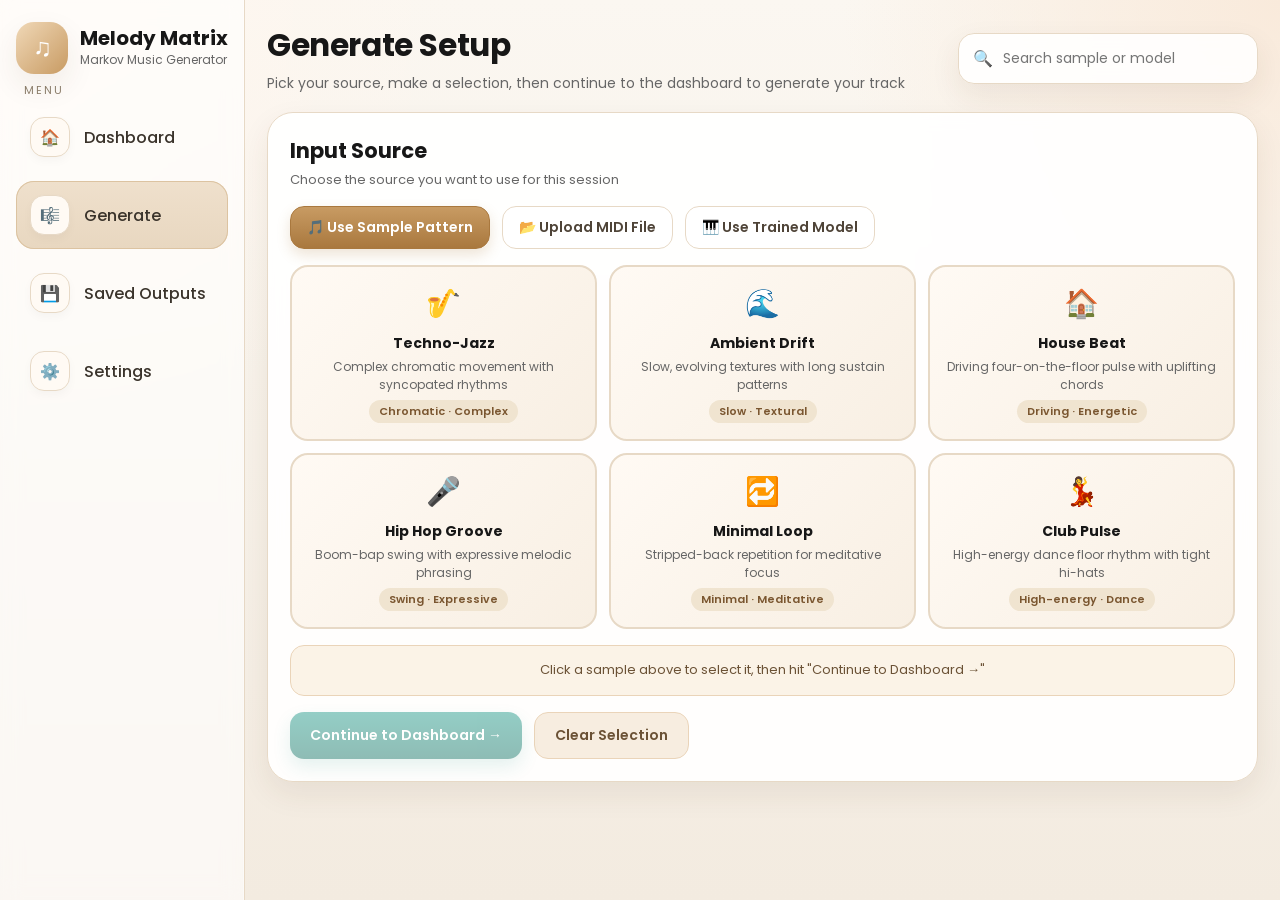
<file: frontend/public/generate.html>
<!DOCTYPE html>
<html lang="en">
<head>
  <meta charset="UTF-8" />
  <meta name="viewport" content="width=device-width, initial-scale=1.0" />
  <title>Melody Matrix — Generate</title>
  <link href="https://fonts.googleapis.com/css2?family=Poppins:wght@300;400;500;600;700&display=swap" rel="stylesheet">
  <style>
    *{ margin:0; padding:0; box-sizing:border-box; font-family:'Poppins',sans-serif; }

    :root{
      --line:#e7d9c6; --text:#171717; --muted:#666;
      --accent:#c89b63; --accent-dark:#a9783e;
      --shadow:0 12px 30px rgba(76,48,20,0.08);
      --success:#2a9d8f; --teal:#2a9d8f; --blue:#5ca8e6;
      --purple:#6a4c93; --coral:#e76f51; --gold:#e9c46a;
    }

    body{
      background:
        radial-gradient(circle at top left,#fff6ee 0%,transparent 30%),
        radial-gradient(circle at top right,#f9eadb 0%,transparent 28%),
        linear-gradient(180deg,#fbf7f1 0%,#f3ebe0 100%);
      color:var(--text); min-height:100vh; overflow-x:hidden; position:relative;
    }

    .music-notes{ position:fixed; inset:0; pointer-events:none; z-index:0; overflow:hidden; }
    .music-notes span{
      position:absolute; bottom:-80px; font-size:34px; font-weight:700;
      animation:floatNote linear infinite; opacity:0.35;
      filter:drop-shadow(0 4px 10px rgba(0,0,0,0.08));
    }
    .music-notes span:nth-child(1){left:6%;color:#f4a261;animation-duration:13s;animation-delay:0s}
    .music-notes span:nth-child(2){left:16%;color:#e76f51;animation-duration:11s;animation-delay:2s}
    .music-notes span:nth-child(3){left:29%;color:#2a9d8f;animation-duration:14s;animation-delay:4s}
    .music-notes span:nth-child(4){left:43%;color:#6a4c93;animation-duration:12s;animation-delay:1s}
    .music-notes span:nth-child(5){left:58%;color:#e9c46a;animation-duration:15s;animation-delay:3s}
    .music-notes span:nth-child(6){left:72%;color:#5ca8e6;animation-duration:12.5s;animation-delay:5s}
    .music-notes span:nth-child(7){left:86%;color:#ff8fab;animation-duration:13.5s;animation-delay:6s}
    .music-notes span:nth-child(8){left:94%;color:#b08968;animation-duration:10.5s;animation-delay:7s}

    @keyframes floatNote{
      0%{transform:translateY(0) rotate(0deg) scale(0.9);opacity:0}
      12%{opacity:0.38}75%{opacity:0.26}
      100%{transform:translateY(-115vh) rotate(360deg) scale(1.08);opacity:0}
    }

    .app{ display:grid; grid-template-columns:245px 1fr; min-height:100vh; position:relative; z-index:1; }

    .sidebar{
      background:rgba(255,255,255,0.62); backdrop-filter:blur(10px);
      border-right:1px solid var(--line); padding:22px 16px;
      display:flex; flex-direction:column; gap:22px;
      box-shadow:inset -1px 0 0 rgba(255,255,255,0.35);
    }
    .brand{ display:flex; align-items:center; gap:12px; margin-bottom:4px; }
    .brand-icon{
      width:52px; height:52px; border-radius:18px;
      background:linear-gradient(135deg,#f0d8b7,#c89b63);
      color:white; display:grid; place-items:center;
      font-size:25px; font-weight:700; box-shadow:var(--shadow);
    }
    .brand h2{ font-size:20px; font-weight:700; line-height:1.1; }
    .brand p { font-size:12px; color:var(--muted); margin-top:2px; }
    .section-title{ font-size:11px; text-transform:uppercase; letter-spacing:2px; color:#8b7d6a; margin:8px 8px 4px; }
    .nav{ display:flex; flex-direction:column; gap:10px; }
    .nav-item{
      display:flex; align-items:center; gap:14px; text-decoration:none;
      color:#3a332b; padding:14px; border-radius:18px; font-weight:500; transition:.22s ease;
    }
    .nav-item:hover{ background:#f8efe3; transform:translateX(2px); }
    .nav-item.active{ background:linear-gradient(180deg,#efe0cc 0%,#e8d7c0 100%); box-shadow:inset 0 0 0 1px #dcc3a1; }
    .nav-icon{
      width:40px; height:40px; border-radius:14px; display:grid; place-items:center;
      background:#fffaf4; border:1px solid var(--line); flex-shrink:0; box-shadow:0 4px 10px rgba(0,0,0,0.03);
    }

    .main{ padding:22px; width:100%; }
    .topbar{ display:flex; justify-content:space-between; align-items:center; gap:14px; margin-bottom:18px; }
    .topbar h1{ font-size:31px; font-weight:700; margin-bottom:4px; letter-spacing:-0.4px; }
    .topbar p{ color:var(--muted); font-size:14px; }
    .search{
      width:300px; background:rgba(255,255,255,.88); border:1px solid var(--line);
      border-radius:16px; padding:12px 14px; display:flex; align-items:center; gap:10px;
      box-shadow:var(--shadow); backdrop-filter:blur(8px);
    }
    .search input{ width:100%; border:none; outline:none; background:transparent; font-size:14px; }

    .card{
      background:rgba(255,255,255,.92); border:1px solid var(--line);
      border-radius:26px; padding:22px; box-shadow:var(--shadow);
      backdrop-filter:blur(8px); overflow:hidden; margin-bottom:18px;
    }
    .card-head{ margin-bottom:16px; }
    .card-head h3{ font-size:21px; font-weight:700; margin-bottom:4px; }
    .card-head p{ color:var(--muted); font-size:13px; }

    .mode-row{ display:flex; gap:12px; flex-wrap:wrap; margin-bottom:16px; }
    .mode-chip{
      padding:10px 16px; border-radius:14px; border:1px solid var(--line);
      background:white; color:#4f4438; font-size:14px; font-weight:600; cursor:pointer; transition:.22s ease;
    }
    .mode-chip:hover{ transform:translateY(-1px); }
    .mode-chip.active{
      background:linear-gradient(180deg,var(--accent) 0%,var(--accent-dark) 100%);
      color:white; border-color:var(--accent-dark); box-shadow:0 6px 14px rgba(169,120,62,0.2);
    }

    /* Source panels */
    .source-panel{ display:none; }
    .source-panel.visible{ display:block; }

    /* Sample grid */
    .sample-grid{ display:grid; grid-template-columns:repeat(3,1fr); gap:12px; margin-bottom:16px; }
    .sample-card{
      border:2px solid var(--line); border-radius:18px; padding:16px; cursor:pointer;
      background:linear-gradient(135deg,#fffaf4,#f8efe3); transition:.22s ease; text-align:center;
    }
    .sample-card:hover{ transform:translateY(-2px); box-shadow:0 8px 20px rgba(0,0,0,0.08); }
    .sample-card.chosen{
      border-color:var(--accent-dark);
      background:linear-gradient(135deg,#f0e4d0,#e8d5bc);
      box-shadow:0 6px 16px rgba(169,120,62,0.22);
    }
    .sample-icon{ font-size:28px; margin-bottom:8px; }
    .sample-name{ font-weight:700; font-size:14px; margin-bottom:4px; }
    .sample-desc{ font-size:12px; color:var(--muted); line-height:1.5; }
    .sample-tag{
      display:inline-block; margin-top:6px; padding:3px 10px; border-radius:999px;
      font-size:11px; font-weight:600; background:#f0e4d0; color:#7a5630;
    }
    .sample-card.chosen .sample-tag{ background:#c89b63; color:white; }

    /* MIDI upload */
    .upload-zone{
      border:2.5px dashed #dcc3a1; border-radius:22px; padding:40px 24px;
      text-align:center; background:linear-gradient(180deg,#fffaf4,#fbf3e7);
      cursor:pointer; transition:.22s ease; position:relative;
    }
    .upload-zone:hover{ border-color:var(--accent); background:linear-gradient(180deg,#fff6ec,#faeadc); }
    .upload-zone.has-file{ border-color:var(--teal); background:linear-gradient(135deg,#e8f8f4,#d4f0e8); }
    .upload-zone input[type="file"]{ position:absolute; inset:0; opacity:0; cursor:pointer; width:100%; height:100%; }
    .upload-icon{ font-size:44px; margin-bottom:12px; }
    .upload-zone h4{ font-size:18px; font-weight:700; margin-bottom:6px; }
    .upload-zone p{ color:var(--muted); font-size:13px; line-height:1.6; }
    .upload-zone.has-file h4{ color:#1a6b55; }
    .file-info{
      margin-top:14px; padding:10px 14px; border-radius:12px;
      background:rgba(42,157,143,0.1); border:1px solid rgba(42,157,143,0.2);
      font-size:13px; color:#1a6b55; display:none;
    }
    .file-info.show{ display:block; }

    /* Model grid */
    .model-grid{ display:grid; grid-template-columns:repeat(2,1fr); gap:12px; margin-bottom:16px; }
    .model-card{
      border:2px solid var(--line); border-radius:18px; padding:16px; cursor:pointer;
      background:linear-gradient(135deg,#f8f4ff,#ede5ff); transition:.22s ease;
      display:flex; align-items:center; gap:14px;
    }
    .model-card:hover{ transform:translateY(-2px); box-shadow:0 8px 20px rgba(106,76,147,0.12); }
    .model-card.chosen{ border-color:#6a4c93; box-shadow:0 6px 16px rgba(106,76,147,0.22); }
    .model-icon{ font-size:32px; flex-shrink:0; }
    .model-name{ font-weight:700; font-size:15px; margin-bottom:3px; color:#3d2471; }
    .model-meta{ font-size:12px; color:#7a5cb0; }
    .model-badge{
      margin-left:auto; padding:3px 8px; border-radius:999px;
      font-size:11px; font-weight:600; background:#e8deff; color:#6a4c93; flex-shrink:0;
    }
    .model-card.chosen .model-badge{ background:#6a4c93; color:white; }

    /* Selected state banner */
    .selection-banner{
      display:none; padding:14px 16px; border-radius:16px; margin-bottom:16px;
      background:linear-gradient(135deg,#e8f8f4,#d4f0e8);
      border:1px solid rgba(42,157,143,0.3); font-size:14px; color:#1a6b55;
      align-items:center; gap:10px;
    }
    .selection-banner.show{ display:flex; }
    .selection-banner strong{ font-weight:700; }

    .flow-info{
      padding:14px 16px; border-radius:14px; background:#fbf3e7; border:1px solid #ead4b9;
      font-size:13px; color:#6b5236; text-align:center; line-height:1.6; margin-top:4px;
    }

    .btn-row{ display:flex; gap:12px; flex-wrap:wrap; margin-top:16px; }
    .btn{
      padding:12px 20px; border:none; border-radius:14px;
      font-size:14px; font-weight:600; cursor:pointer; transition:.22s ease;
    }
    .btn:hover{ transform:translateY(-1px); }
    .btn-primary{ background:linear-gradient(180deg,var(--accent) 0%,var(--accent-dark) 100%); color:white; box-shadow:0 8px 18px rgba(169,120,62,0.2); }
    .btn-teal   { background:linear-gradient(180deg,#2a9d8f 0%,#1f7a6e 100%); color:white; box-shadow:0 8px 18px rgba(42,157,143,0.25); }
    .btn-soft   { background:#f7ede0; color:#6b5236; border:1px solid #ead4b9; }

    .message{ display:none; padding:11px 13px; border-radius:12px; font-size:13px; margin-top:12px; }
    .message.show{ display:block; background:rgba(42,157,143,.1); color:var(--success); border:1px solid rgba(42,157,143,.18); }
    .message.error{ display:block; background:rgba(231,111,81,.1); color:#e76f51; border:1px solid rgba(231,111,81,.18); }

    @media(max-width:980px){
      .app{ grid-template-columns:1fr; }
      .sidebar{ border-right:none; border-bottom:1px solid var(--line); }
      .topbar{ flex-direction:column; align-items:stretch; }
      .search{ width:100%; }
      .sample-grid{ grid-template-columns:repeat(2,1fr); }
      .model-grid{ grid-template-columns:1fr; }
    }
    @media(max-width:640px){
      .main{ padding:14px; }
      .sample-grid{ grid-template-columns:1fr; }
    }
  </style>
</head>
<body>
  <div class="music-notes">
    <span>♪</span><span>♫</span><span>♩</span><span>♪</span>
    <span>♫</span><span>♩</span><span>♬</span><span>♭</span>
  </div>

  <div class="app">
    <aside class="sidebar">
      <div>
        <div class="brand">
          <div class="brand-icon">♫</div>
          <div><h2>Melody Matrix</h2><p>Markov Music Generator</p></div>
        </div>
        <div class="section-title">Menu</div>
        <nav class="nav">
          <a class="nav-item" href="dashboard.html"><div class="nav-icon">🏠</div><span>Dashboard</span></a>
          <a class="nav-item active" href="generate.html"><div class="nav-icon">🎼</div><span>Generate</span></a>
          <a class="nav-item" href="saved-outputs.html"><div class="nav-icon">💾</div><span>Saved Outputs</span></a>
          <a class="nav-item" href="settings.html"><div class="nav-icon">⚙️</div><span>Settings</span></a>
        </nav>
      </div>
    </aside>

    <main class="main">
      <div class="topbar">
        <div>
          <h1>Generate Setup</h1>
          <p>Pick your source, make a selection, then continue to the dashboard to generate your track</p>
        </div>
        <div class="search">
          <span>🔍</span>
          <input type="text" id="searchInput" placeholder="Search sample or model">
        </div>
      </div>

      <section class="card">
        <div class="card-head">
          <h3>Input Source</h3>
          <p>Choose the source you want to use for this session</p>
        </div>

        <!-- Mode tabs -->
        <div class="mode-row">
          <button class="mode-chip active" data-mode="sample">🎵 Use Sample Pattern</button>
          <button class="mode-chip" data-mode="midi">📂 Upload MIDI File</button>
          <button class="mode-chip" data-mode="trained">🎹 Use Trained Model</button>
        </div>

        <!-- Selection confirmation banner -->
        <div class="selection-banner" id="selectionBanner">
          <span id="selectionIcon">✓</span>
          <span>Selected: <strong id="selectionLabel">—</strong></span>
        </div>

        <!-- Panel: Sample Pattern -->
        <div class="source-panel visible" id="panel-sample">
          <div class="sample-grid" id="sampleGrid">
            <div class="sample-card" data-sample="Techno-Jazz Sample" data-genre="Techno-Jazz">
              <div class="sample-icon">🎷</div>
              <div class="sample-name">Techno-Jazz</div>
              <div class="sample-desc">Complex chromatic movement with syncopated rhythms</div>
              <span class="sample-tag">Chromatic · Complex</span>
            </div>
            <div class="sample-card" data-sample="Ambient Drift" data-genre="Ambient">
              <div class="sample-icon">🌊</div>
              <div class="sample-name">Ambient Drift</div>
              <div class="sample-desc">Slow, evolving textures with long sustain patterns</div>
              <span class="sample-tag">Slow · Textural</span>
            </div>
            <div class="sample-card" data-sample="House Beat" data-genre="House">
              <div class="sample-icon">🏠</div>
              <div class="sample-name">House Beat</div>
              <div class="sample-desc">Driving four-on-the-floor pulse with uplifting chords</div>
              <span class="sample-tag">Driving · Energetic</span>
            </div>
            <div class="sample-card" data-sample="Hip Hop Groove" data-genre="Hip Hop">
              <div class="sample-icon">🎤</div>
              <div class="sample-name">Hip Hop Groove</div>
              <div class="sample-desc">Boom-bap swing with expressive melodic phrasing</div>
              <span class="sample-tag">Swing · Expressive</span>
            </div>
            <div class="sample-card" data-sample="Minimal Loop" data-genre="Ambient">
              <div class="sample-icon">🔁</div>
              <div class="sample-name">Minimal Loop</div>
              <div class="sample-desc">Stripped-back repetition for meditative focus</div>
              <span class="sample-tag">Minimal · Meditative</span>
            </div>
            <div class="sample-card" data-sample="Club Pulse" data-genre="House">
              <div class="sample-icon">💃</div>
              <div class="sample-name">Club Pulse</div>
              <div class="sample-desc">High-energy dance floor rhythm with tight hi-hats</div>
              <span class="sample-tag">High-energy · Dance</span>
            </div>
          </div>
          <div class="flow-info" id="sampleFlowInfo">Click a sample above to select it, then hit "Continue to Dashboard →"</div>
        </div>

        <!-- Panel: MIDI Upload -->
        <div class="source-panel" id="panel-midi">
          <div class="upload-zone" id="uploadZone">
            <input type="file" id="midiFileInput" accept=".mid,.midi">
            <div class="upload-icon">📂</div>
            <h4 id="uploadTitle">Drop your MIDI file here</h4>
            <p>or click to browse — supports .mid and .midi files</p>
          </div>
          <div class="file-info" id="fileInfo"></div>
          <div class="flow-info" style="margin-top:14px;">Your uploaded MIDI's note and rhythm patterns will seed the dashboard generation.</div>
        </div>

        <!-- Panel: Trained Model -->
        <div class="source-panel" id="panel-trained">
          <div class="model-grid" id="modelGrid">
            <div class="model-card" data-model="Jazz Model v2">
              <div class="model-icon">🎷</div>
              <div>
                <div class="model-name">Jazz Model v2</div>
                <div class="model-meta">Trained on 200+ jazz standards · High complexity</div>
              </div>
              <div class="model-badge">v2.0</div>
            </div>
            <div class="model-card" data-model="Ambient Model">
              <div class="model-icon">🌙</div>
              <div>
                <div class="model-name">Ambient Model</div>
                <div class="model-meta">Slow-transition chains · Minimal percussion</div>
              </div>
              <div class="model-badge">v1.3</div>
            </div>
            <div class="model-card" data-model="Club Model Pro">
              <div class="model-icon">⚡</div>
              <div>
                <div class="model-name">Club Model Pro</div>
                <div class="model-meta">House &amp; techno optimised · High BPM chains</div>
              </div>
              <div class="model-badge">v3.1</div>
            </div>
            <div class="model-card" data-model="Hip Hop Model">
              <div class="model-icon">🎤</div>
              <div>
                <div class="model-name">Hip Hop Model</div>
                <div class="model-meta">Boom-bap trained · Swing quantisation</div>
              </div>
              <div class="model-badge">v1.8</div>
            </div>
          </div>
          <div class="flow-info">Select a trained model above — its Markov transition data will drive the dashboard.</div>
        </div>

        <!-- Action buttons -->
        <div class="btn-row">
          <button class="btn btn-teal" id="continueBtn" disabled style="opacity:.5;cursor:not-allowed;">
            Continue to Dashboard →
          </button>
          <button class="btn btn-soft" id="clearBtn">Clear Selection</button>
        </div>

        <div class="message" id="pageMessage"></div>
      </section>
    </main>
  </div>

  <script>
    const APP_KEYS = { GENERATED:"melodyMatrixGenerateSource" };

    let currentMode     = "sample";
    let selectedLabel   = null;
    let selectedGenre   = null;

    const continueBtn      = document.getElementById("continueBtn");
    const pageMessage      = document.getElementById("pageMessage");
    const selectionBanner  = document.getElementById("selectionBanner");
    const selectionLabel   = document.getElementById("selectionLabel");

    /* ── Helpers ── */
    function showMessage(text, type="show") {
      pageMessage.textContent = text;
      pageMessage.className   = `message ${type}`;
      setTimeout(()=>{ pageMessage.className="message"; pageMessage.textContent=""; }, 2400);
    }

    function setSelection(label, genre) {
      selectedLabel = label;
      selectedGenre = genre || null;
      selectionLabel.textContent  = label;
      selectionBanner.classList.add("show");
      continueBtn.disabled = false;
      continueBtn.style.opacity = "1";
      continueBtn.style.cursor  = "pointer";
    }

    function clearSelection() {
      selectedLabel = null;
      selectedGenre = null;
      selectionBanner.classList.remove("show");
      continueBtn.disabled = true;
      continueBtn.style.opacity = ".5";
      continueBtn.style.cursor  = "not-allowed";

      document.querySelectorAll(".sample-card").forEach(c=>c.classList.remove("chosen"));
      document.querySelectorAll(".model-card").forEach(c=>c.classList.remove("chosen"));
      document.getElementById("uploadZone").classList.remove("has-file");
      document.getElementById("uploadTitle").textContent = "Drop your MIDI file here";
      document.getElementById("fileInfo").classList.remove("show");
      document.getElementById("midiFileInput").value = "";
    }

    /* ── Mode switching ── */
    document.querySelectorAll(".mode-chip").forEach(btn => {
      btn.addEventListener("click", () => {
        currentMode = btn.dataset.mode;
        document.querySelectorAll(".mode-chip").forEach(b=>b.classList.remove("active"));
        btn.classList.add("active");
        document.querySelectorAll(".source-panel").forEach(p=>p.classList.remove("visible"));
        document.getElementById(`panel-${currentMode}`).classList.add("visible");
        clearSelection();
      });
    });

    /* ── Sample selection ── */
    function filterSamples(query) {
      document.querySelectorAll(".sample-card").forEach(card => {
        const text = `${card.dataset.sample} ${card.querySelector(".sample-desc").textContent}`.toLowerCase();
        card.style.display = (!query || text.includes(query)) ? "" : "none";
      });
    }

    document.querySelectorAll(".sample-card").forEach(card => {
      card.addEventListener("click", () => {
        document.querySelectorAll(".sample-card").forEach(c=>c.classList.remove("chosen"));
        card.classList.add("chosen");
        setSelection(card.dataset.sample, card.dataset.genre);
        showMessage(`"${card.dataset.sample}" selected.`);
      });
    });

    /* ── MIDI file upload ── */
    const midiInput   = document.getElementById("midiFileInput");
    const uploadZone  = document.getElementById("uploadZone");
    const fileInfo    = document.getElementById("fileInfo");
    const uploadTitle = document.getElementById("uploadTitle");

    midiInput.addEventListener("change", () => {
      const file = midiInput.files[0];
      if (!file) return;

      if (!file.name.match(/\.(mid|midi)$/i)) {
        showMessage("Please upload a valid .mid or .midi file.", "error");
        midiInput.value = "";
        return;
      }

      uploadZone.classList.add("has-file");
      uploadTitle.textContent = `✓ ${file.name}`;
      fileInfo.textContent    = `File: ${file.name} · Size: ${(file.size/1024).toFixed(1)} KB`;
      fileInfo.classList.add("show");
      setSelection(`MIDI: ${file.name}`);
      showMessage(`"${file.name}" loaded successfully.`);
    });

    uploadZone.addEventListener("dragover", e => { e.preventDefault(); uploadZone.style.borderColor = "var(--accent)"; });
    uploadZone.addEventListener("dragleave", () => { uploadZone.style.borderColor = ""; });
    uploadZone.addEventListener("drop", e => {
      e.preventDefault(); uploadZone.style.borderColor = "";
      const file = e.dataTransfer.files[0];
      if (!file) return;
      if (!file.name.match(/\.(mid|midi)$/i)) { showMessage("Please drop a .mid or .midi file.", "error"); return; }
      const dt = new DataTransfer(); dt.items.add(file); midiInput.files = dt.files;
      midiInput.dispatchEvent(new Event("change"));
    });

    /* ── Model selection ── */
    document.querySelectorAll(".model-card").forEach(card => {
      card.addEventListener("click", () => {
        document.querySelectorAll(".model-card").forEach(c=>c.classList.remove("chosen"));
        card.classList.add("chosen");
        setSelection(card.dataset.model);
        showMessage(`"${card.dataset.model}" selected.`);
      });
    });

    /* ── Search filtering ── */
    document.getElementById("searchInput").addEventListener("input", e => {
      const query = e.target.value.trim().toLowerCase();
      if (currentMode === "sample") filterSamples(query);
    });

    /* ── Clear button ── */
    document.getElementById("clearBtn").addEventListener("click", () => {
      clearSelection();
      showMessage("Selection cleared.");
    });

    /* ── Continue to Dashboard ── */
    continueBtn.addEventListener("click", () => {
      if (!selectedLabel) { showMessage("Please make a selection first.", "error"); return; }
      const payload = {
        mode:          currentMode,
        selectedLabel: selectedLabel,
        selectedGenre: selectedGenre,
        time:          new Date().toLocaleString()
      };
      localStorage.setItem(APP_KEYS.GENERATED, JSON.stringify(payload));
      window.location.href = "dashboard.html";
    });
  </script>
</body>
</html>
</file>
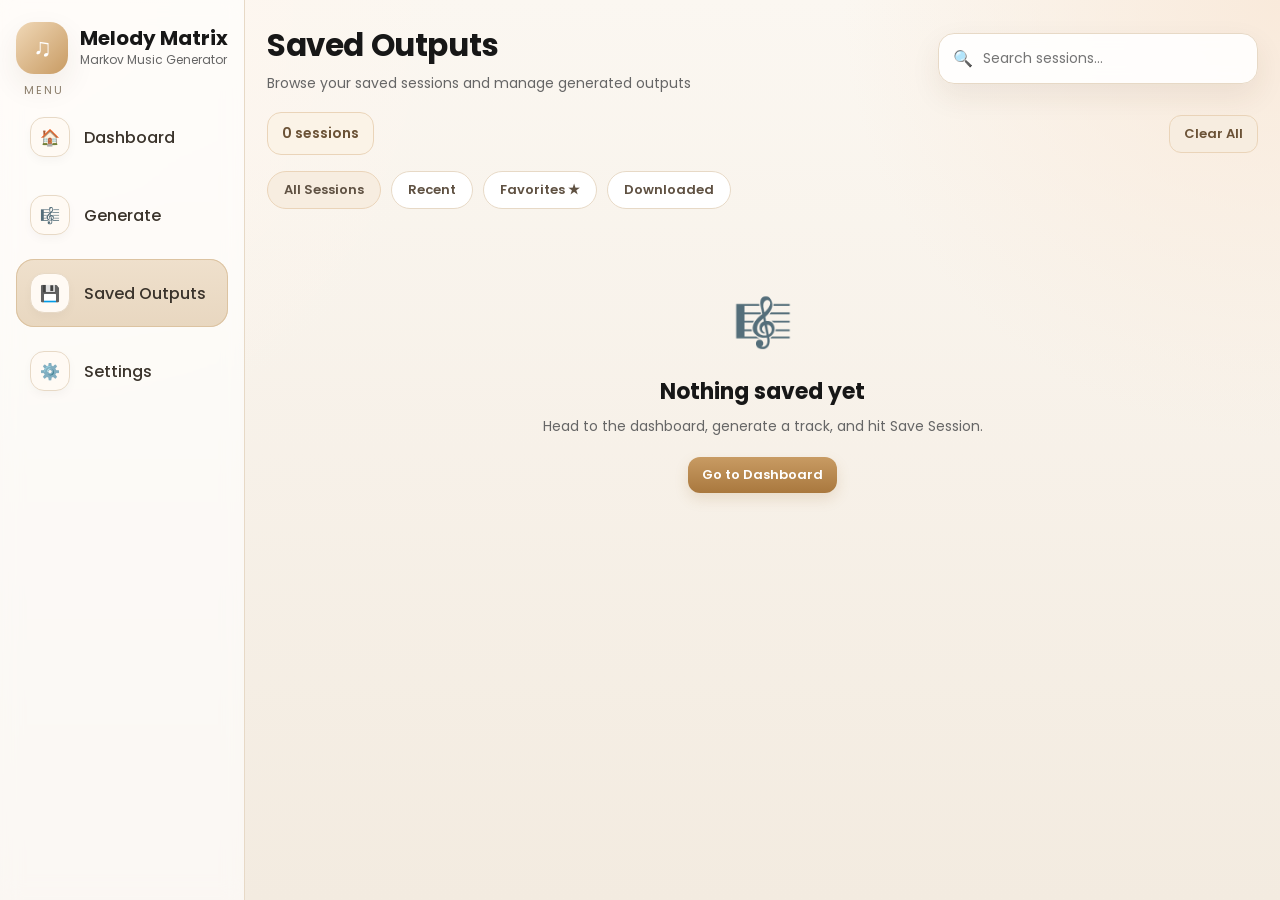
<file: frontend/public/saved-outputs.html>
<!DOCTYPE html>
<html lang="en">
<head>
  <meta charset="UTF-8" />
  <meta name="viewport" content="width=device-width, initial-scale=1.0" />
  <title>Melody Matrix — Saved Outputs</title>
  <link href="https://fonts.googleapis.com/css2?family=Poppins:wght@300;400;500;600;700&display=swap" rel="stylesheet">
  <style>
    *,*::before,*::after{ margin:0; padding:0; box-sizing:border-box; font-family:'Poppins',sans-serif; }

    :root{
      --line:#e7d9c6; --text:#171717; --muted:#666;
      --accent:#c89b63; --accent-dark:#a9783e;
      --shadow:0 12px 30px rgba(76,48,20,0.08);
      --success:#2a9d8f; --danger:#d96c5f;
      --teal:#2a9d8f; --blue:#5ca8e6; --purple:#6a4c93;
    }

    body{
      background:
        radial-gradient(circle at top left,#fff6ee 0%,transparent 30%),
        radial-gradient(circle at top right,#f9eadb 0%,transparent 28%),
        linear-gradient(180deg,#fbf7f1 0%,#f3ebe0 100%);
      color:var(--text); min-height:100vh; overflow-x:hidden;
    }

    .music-notes{ position:fixed; inset:0; pointer-events:none; z-index:0; overflow:hidden; }
    .music-notes span{
      position:absolute; bottom:-80px; font-size:34px; font-weight:700;
      animation:floatNote linear infinite; opacity:0.35;
      filter:drop-shadow(0 4px 10px rgba(0,0,0,0.08));
    }
    .music-notes span:nth-child(1){left:6%;color:#f4a261;animation-duration:13s;animation-delay:0s}
    .music-notes span:nth-child(2){left:16%;color:#e76f51;animation-duration:11s;animation-delay:2s}
    .music-notes span:nth-child(3){left:29%;color:#2a9d8f;animation-duration:14s;animation-delay:4s}
    .music-notes span:nth-child(4){left:43%;color:#6a4c93;animation-duration:12s;animation-delay:1s}
    .music-notes span:nth-child(5){left:58%;color:#e9c46a;animation-duration:15s;animation-delay:3s}
    .music-notes span:nth-child(6){left:72%;color:#5ca8e6;animation-duration:12.5s;animation-delay:5s}
    .music-notes span:nth-child(7){left:86%;color:#ff8fab;animation-duration:13.5s;animation-delay:6s}
    .music-notes span:nth-child(8){left:94%;color:#b08968;animation-duration:10.5s;animation-delay:7s}

    @keyframes floatNote{
      0%{transform:translateY(0) rotate(0deg) scale(0.9);opacity:0}
      12%{opacity:0.38}75%{opacity:0.26}
      100%{transform:translateY(-115vh) rotate(360deg) scale(1.08);opacity:0}
    }

    .app{ display:grid; grid-template-columns:245px 1fr; min-height:100vh; position:relative; z-index:1; }

    .sidebar{
      background:rgba(255,255,255,0.62); backdrop-filter:blur(10px);
      border-right:1px solid var(--line); padding:22px 16px;
      display:flex; flex-direction:column; gap:22px;
      position:sticky; top:0; height:100vh; overflow-y:auto;
    }
    .brand{ display:flex; align-items:center; gap:12px; margin-bottom:4px; }
    .brand-icon{
      width:52px; height:52px; border-radius:18px;
      background:linear-gradient(135deg,#f0d8b7,#c89b63);
      color:white; display:grid; place-items:center; font-size:25px; font-weight:700;
      box-shadow:var(--shadow); flex-shrink:0;
    }
    .brand h2{ font-size:20px; font-weight:700; line-height:1.1; }
    .brand p { font-size:12px; color:var(--muted); margin-top:2px; }
    .section-title{ font-size:11px; text-transform:uppercase; letter-spacing:2px; color:#8b7d6a; margin:8px 8px 4px; }
    .nav{ display:flex; flex-direction:column; gap:10px; }
    .nav-item{
      display:flex; align-items:center; gap:14px; text-decoration:none; color:#3a332b;
      padding:14px; border-radius:18px; font-weight:500; transition:.22s ease;
    }
    .nav-item:hover{ background:#f8efe3; transform:translateX(2px); }
    .nav-item.active{ background:linear-gradient(180deg,#efe0cc 0%,#e8d7c0 100%); box-shadow:inset 0 0 0 1px #dcc3a1; }
    .nav-icon{
      width:40px; height:40px; border-radius:14px; display:grid; place-items:center;
      background:#fffaf4; border:1px solid var(--line); flex-shrink:0; box-shadow:0 4px 10px rgba(0,0,0,0.03);
    }

    .main{ padding:22px; width:100%; }
    .topbar{ display:flex; justify-content:space-between; align-items:center; gap:14px; margin-bottom:18px; }
    .topbar h1{ font-size:31px; font-weight:700; margin-bottom:4px; letter-spacing:-.4px; }
    .topbar p { color:var(--muted); font-size:14px; }
    .search{
      width:320px; background:rgba(255,255,255,.88); border:1px solid var(--line);
      border-radius:16px; padding:12px 14px; display:flex; align-items:center; gap:10px;
      box-shadow:var(--shadow); backdrop-filter:blur(8px);
    }
    .search input{ width:100%; border:none; outline:none; background:transparent; font-size:14px; }

    .toolbar{
      display:flex; justify-content:space-between; align-items:center; gap:12px;
      flex-wrap:wrap; margin-bottom:16px;
    }
    .left-tools{ display:flex; align-items:center; gap:12px; flex-wrap:wrap; }
    .count-badge{
      background:#fbf3e7; border:1px solid #ead4b9; color:#6b5236;
      padding:10px 14px; border-radius:14px; font-size:14px; font-weight:600;
    }

    .filters{ display:flex; gap:10px; flex-wrap:wrap; margin-bottom:18px; }
    .filter-chip{
      padding:8px 16px; border-radius:999px; border:1px solid var(--line);
      background:white; color:#5f5142; font-size:13px; font-weight:600; cursor:pointer; transition:.2s ease;
    }
    .filter-chip:hover{ transform:translateY(-1px); }
    .filter-chip.active{ background:#f7ede0; border-color:#ead4b9; }

    /* Session list — simplified compact rows */
    .sessions-list{ display:flex; flex-direction:column; gap:12px; }

    .session-row{
      background:rgba(255,255,255,.92); border:1px solid var(--line);
      border-radius:20px; padding:16px 20px; box-shadow:var(--shadow);
      backdrop-filter:blur(8px); display:flex; align-items:center; gap:16px;
      transition:.22s ease;
    }
    .session-row:hover{ box-shadow:0 16px 40px rgba(76,48,20,0.12); transform:translateY(-1px); }

    /* Color accent by genre */
    .session-row.genre-techno-jazz { border-left:4px solid #5ca8e6; }
    .session-row.genre-ambient      { border-left:4px solid #2a9d8f; }
    .session-row.genre-house        { border-left:4px solid #e9c46a; }
    .session-row.genre-hip-hop      { border-left:4px solid #9b72d6; }
    .session-row.genre-default      { border-left:4px solid #c89b63; }

    .session-icon{
      width:44px; height:44px; border-radius:14px; display:grid; place-items:center;
      font-size:20px; flex-shrink:0;
    }
    .genre-techno-jazz .session-icon { background:linear-gradient(135deg,#ddeeff,#c0dff8); }
    .genre-ambient      .session-icon { background:linear-gradient(135deg,#d4f0e8,#b8e8d8); }
    .genre-house        .session-icon { background:linear-gradient(135deg,#fef5d0,#fde9a0); }
    .genre-hip-hop      .session-icon { background:linear-gradient(135deg,#ede0ff,#dcc8ff); }
    .genre-default      .session-icon { background:linear-gradient(135deg,#f0e4d0,#e8d5bc); }

    .session-main{ flex:1; min-width:0; }
    .session-name{ font-weight:700; font-size:15px; margin-bottom:3px; white-space:nowrap; overflow:hidden; text-overflow:ellipsis; }
    .session-meta{ font-size:12px; color:var(--muted); display:flex; gap:10px; flex-wrap:wrap; }
    .meta-pill{
      padding:2px 8px; border-radius:999px; background:#f0e8da; color:#7a5e38;
      font-weight:600; font-size:11px;
    }

    /* Pills */
    .session-pills{ display:flex; gap:6px; flex-shrink:0; }
    .pill{
      padding:4px 10px; border-radius:999px; font-size:11px; font-weight:600;
      background:#f0e8da; color:#7a5e38; border:1px solid #e0ceaf;
    }
    .pill.fav  { background:#fff3cd; color:#856404; border-color:#ffe69c; }
    .pill.dl   { background:#d1f0e8; color:#1a6b55; border-color:#9ee5cc; }

    /* Actions */
    .session-actions{ display:flex; gap:8px; flex-shrink:0; }
    .btn{
      padding:8px 14px; border:none; border-radius:12px;
      font-size:13px; font-weight:600; cursor:pointer; transition:.2s ease;
    }
    .btn:hover{ transform:translateY(-1px); }
    .btn-primary{ background:linear-gradient(180deg,var(--accent) 0%,var(--accent-dark) 100%); color:white; box-shadow:0 6px 14px rgba(169,120,62,0.18); }
    .btn-soft   { background:#f7ede0; color:#6b5236; border:1px solid #ead4b9; }
    .btn-icon   { background:#f0e8da; color:#7a5e38; border:1px solid #e0ceaf; padding:8px 10px; font-size:16px; }
    .btn-danger { background:rgba(217,108,95,.1); color:var(--danger); border:1px solid rgba(217,108,95,.22); }

    /* Expand panel (hidden by default) */
    .expand-panel{
      display:none; border-top:1px solid var(--line); margin-top:12px;
      padding-top:12px; grid-template-columns:repeat(4,1fr); gap:10px;
    }
    .expand-panel.open{ display:grid; }
    .seq-box{ background:#fbf3e7; border:1px solid #ead4b9; border-radius:12px; padding:10px 12px; }
    .seq-box h5{ font-size:11px; font-weight:700; color:#7a5630; margin-bottom:4px; text-transform:uppercase; letter-spacing:.8px; }
    .seq-box p { font-size:12px; color:#5b5348; line-height:1.6; word-break:break-word; }

    .session-expandable{ flex-direction:column; align-items:stretch; }

    /* Toast */
    .toast{
      position:fixed; bottom:24px; right:24px;
      background:rgba(42,157,143,.96); color:white;
      padding:12px 18px; border-radius:14px; font-size:14px; font-weight:500;
      box-shadow:0 8px 24px rgba(0,0,0,.15); z-index:999;
      opacity:0; transform:translateY(10px); transition:.3s ease; pointer-events:none;
    }
    .toast.show{ opacity:1; transform:translateY(0); }

    /* Empty state */
    .empty-state{ text-align:center; padding:60px 20px; }
    .empty-state h3{ font-size:22px; font-weight:700; margin-bottom:8px; }
    .empty-state p { color:var(--muted); font-size:14px; margin-bottom:20px; }
    .empty-actions{ display:flex; gap:12px; justify-content:center; flex-wrap:wrap; }

    @media(max-width:980px){
      .app{ grid-template-columns:1fr; }
      .sidebar{ position:static; height:auto; border-right:none; border-bottom:1px solid var(--line); }
      .topbar{ flex-direction:column; align-items:stretch; }
      .search{ width:100%; }
      .expand-panel{ grid-template-columns:repeat(2,1fr); }
    }
    @media(max-width:640px){
      .main{ padding:14px; }
      .session-row{ flex-wrap:wrap; }
      .session-actions{ width:100%; justify-content:flex-end; }
      .expand-panel{ grid-template-columns:1fr 1fr; }
    }
  </style>
</head>
<body>

  <div class="music-notes" id="musicNotes">
    <span>♪</span><span>♫</span><span>♩</span><span>♪</span>
    <span>♫</span><span>♩</span><span>♬</span><span>♭</span>
  </div>

  <div class="toast" id="toast"></div>

  <div class="app">
    <aside class="sidebar">
      <div>
        <div class="brand">
          <div class="brand-icon">♫</div>
          <div><h2>Melody Matrix</h2><p>Markov Music Generator</p></div>
        </div>
        <div class="section-title">Menu</div>
        <nav class="nav">
          <a class="nav-item" href="dashboard.html"><div class="nav-icon">🏠</div><span>Dashboard</span></a>
          <a class="nav-item" href="generate.html"><div class="nav-icon">🎼</div><span>Generate</span></a>
          <a class="nav-item active" href="saved-outputs.html"><div class="nav-icon">💾</div><span>Saved Outputs</span></a>
          <a class="nav-item" href="settings.html"><div class="nav-icon">⚙️</div><span>Settings</span></a>
        </nav>
      </div>
    </aside>

    <main class="main">
      <div class="topbar">
        <div>
          <h1>Saved Outputs</h1>
          <p>Browse your saved sessions and manage generated outputs</p>
        </div>
        <div class="search">
          <span>🔍</span>
          <input type="text" id="searchInput" placeholder="Search sessions…">
        </div>
      </div>

      <div class="toolbar">
        <div class="left-tools">
          <div class="count-badge" id="sessionCount">0 saved sessions</div>
        </div>
        <button class="btn btn-soft" id="clearAllBtn">Clear All</button>
      </div>

      <div class="filters">
        <button class="filter-chip active" data-filter="all">All Sessions</button>
        <button class="filter-chip" data-filter="recent">Recent</button>
        <button class="filter-chip" data-filter="favorites">Favorites ★</button>
        <button class="filter-chip" data-filter="downloaded">Downloaded</button>
      </div>

      <div id="contentArea"></div>
    </main>
  </div>

<script>
  const KEYS = { SETTINGS:"melodyMatrixSettings", SAVED:"melodyMatrixSavedOutputs" };
  let currentFilter = "all";

  (function applySettings() {
    const s = JSON.parse(localStorage.getItem(KEYS.SETTINGS)||"{}");
    if(s.showFloatingNotes===false) document.getElementById("musicNotes").style.display="none";
  })();

  function showToast(msg) {
    const t=document.getElementById("toast"); t.textContent=msg;
    t.classList.add("show"); setTimeout(()=>t.classList.remove("show"),2600);
  }

  function getSessions()      { return JSON.parse(localStorage.getItem(KEYS.SAVED)||"[]"); }
  function saveSessions(arr)  { localStorage.setItem(KEYS.SAVED,JSON.stringify(arr)); }
  function updateSession(id,patch) { saveSessions(getSessions().map(s=>s.id===id?{...s,...patch}:s)); renderSessions(); }

  /* Genre → class + icon mapping */
  function genreClass(genre) {
    const map = { "Techno-Jazz":"genre-techno-jazz","Ambient":"genre-ambient","House":"genre-house","Hip Hop":"genre-hip-hop" };
    return map[genre] || "genre-default";
  }
  function genreIcon(genre) {
    const map = { "Techno-Jazz":"🎷","Ambient":"🌊","House":"🏠","Hip Hop":"🎤" };
    return map[genre] || "🎵";
  }

  function filteredSessions() {
    const all   = getSessions();
    const query = document.getElementById("searchInput").value.trim().toLowerCase();
    return all.filter((s,idx)=>{
      const searchable=`${s.sessionName} ${s.genre} ${s.scale}`.toLowerCase();
      const matchSearch=!query||searchable.includes(query);
      let matchFilter=true;
      if(currentFilter==="favorites")  matchFilter=!!s.favorite;
      if(currentFilter==="downloaded") matchFilter=!!s.downloaded;
      if(currentFilter==="recent")     matchFilter=idx<5;
      return matchSearch&&matchFilter;
    });
  }

  function shorten(text,max=60) { if(!text) return "—"; return text.length>max?text.slice(0,max)+"…":text; }

  function renderSessions() {
    const contentArea = document.getElementById("contentArea");
    const sessions    = filteredSessions();
    const total       = getSessions().length;
    const suffix      = (currentFilter!=="all"||document.getElementById("searchInput").value)?` (of ${total})`:"";
    document.getElementById("sessionCount").textContent=`${sessions.length} session${sessions.length!==1?"s":""}${suffix}`;

    if(sessions.length===0) {
      const hasAny=getSessions().length>0;
      contentArea.innerHTML=`
        <div class="empty-state">
          <div style="font-size:48px;margin-bottom:16px;">${hasAny?"🔍":"🎼"}</div>
          <h3>${hasAny?"No matches found":"Nothing saved yet"}</h3>
          <p>${hasAny?"Try a different filter or clear your search.":"Head to the dashboard, generate a track, and hit Save Session."}</p>
          <div class="empty-actions">
            <a href="dashboard.html"><button class="btn btn-primary">Go to Dashboard</button></a>
            ${hasAny?`<button class="btn btn-soft" onclick="resetView()">Show All</button>`:""}
          </div>
        </div>`;
      return;
    }

    contentArea.innerHTML=`
      <div class="sessions-list">
        ${sessions.map(s=>{
          const gc   = genreClass(s.genre);
          const icon = genreIcon(s.genre);
          return `
          <div class="session-row session-expandable ${gc}" id="row-${s.id}">
            <div style="display:flex;align-items:center;gap:16px;width:100%;">
              <div class="session-icon">${icon}</div>
              <div class="session-main">
                <div class="session-name">${s.sessionName}</div>
                <div class="session-meta">
                  <span class="meta-pill">${s.genre}</span>
                  <span class="meta-pill">${s.scale}</span>
                  <span class="meta-pill">${s.bpm} BPM</span>
                  <span class="meta-pill">Order ${s.order||"—"}</span>
                  <span style="color:#aaa;">${s.createdAt}</span>
                </div>
              </div>
              <div class="session-pills">
                ${s.favorite  ?`<div class="pill fav">★ Fav</div>`:""}
                ${s.downloaded?`<div class="pill dl">↓ DL</div>`:""}
              </div>
              <div class="session-actions">
                <button class="btn btn-icon" title="View sequences" onclick="toggleExpand(${s.id})">🔍</button>
                <button class="btn btn-primary" onclick="exportSession(${s.id})">⬇ Export</button>
                <button class="btn btn-icon" title="${s.favorite?"Unfavorite":"Favorite"}" onclick="toggleFavorite(${s.id})">${s.favorite?"★":"☆"}</button>
                <button class="btn btn-danger" onclick="deleteSession(${s.id})">✕</button>
              </div>
            </div>
            <div class="expand-panel" id="expand-${s.id}">
              <div class="seq-box"><h5>🎵 Melody</h5><p>${shorten(s.melody,80)}</p></div>
              <div class="seq-box"><h5>🎸 Bass</h5><p>${shorten(s.bass,80)}</p></div>
              <div class="seq-box"><h5>🥁 Drums</h5><p>${shorten(s.drums,80)}</p></div>
              <div class="seq-box"><h5>🎹 Chords</h5><p>${shorten(s.chords,80)}</p></div>
            </div>
          </div>`;
        }).join("")}
      </div>`;
  }

  window.toggleExpand = function(id) {
    const panel = document.getElementById(`expand-${id}`);
    if(panel) panel.classList.toggle("open");
  };

  window.toggleFavorite = function(id) {
    const s=getSessions().find(x=>x.id===id); if(!s) return;
    updateSession(id,{favorite:!s.favorite});
    showToast(s.favorite?"Removed from favorites.":"Added to favorites ★");
  };

  window.deleteSession = function(id) {
    const s = JSON.parse(localStorage.getItem(KEYS.SETTINGS)||"{}");
    const doDelete = () => { saveSessions(getSessions().filter(x=>x.id!==id)); renderSessions(); showToast("Session deleted."); };
    if(s.confirmDelete===false) { doDelete(); return; }
    if(confirm("Delete this session? This cannot be undone.")) doDelete();
  };

  window.exportSession = function(id) {
    const s=getSessions().find(x=>x.id===id); if(!s) return;
    const content=[
      `Melody Matrix Export`,`Session: ${s.sessionName}`,`Generated: ${s.createdAt}`,
      `Genre: ${s.genre} | Scale: ${s.scale} | BPM: ${s.bpm} | Order: ${s.order||"—"}`,
      ``,`Melody: ${s.melody}`,`Bass:   ${s.bass}`,`Drums:  ${s.drums}`,`Chords: ${s.chords}`
    ].join("\n");
    const blob=new Blob([content],{type:"text/plain"}); const url=URL.createObjectURL(blob);
    const a=document.createElement("a"); a.href=url;
    a.download=`${s.sessionName.replace(/\s+/g,"-")}.txt`; a.click(); URL.revokeObjectURL(url);
    updateSession(id,{downloaded:true}); showToast(`"${s.sessionName}" exported.`);
  };

  function resetView() {
    document.getElementById("searchInput").value=""; currentFilter="all";
    document.querySelectorAll(".filter-chip").forEach(c=>c.classList.toggle("active",c.dataset.filter==="all"));
    renderSessions();
  }
  window.resetView=resetView;

  document.querySelectorAll(".filter-chip").forEach(chip=>{
    chip.addEventListener("click",()=>{
      currentFilter=chip.dataset.filter;
      document.querySelectorAll(".filter-chip").forEach(c=>c.classList.toggle("active",c.dataset.filter===currentFilter));
      renderSessions();
    });
  });

  document.getElementById("searchInput").addEventListener("input",renderSessions);

  document.getElementById("clearAllBtn").addEventListener("click",()=>{
    if(getSessions().length===0) return;
    if(confirm("Clear all saved sessions? This can't be undone.")){ localStorage.removeItem(KEYS.SAVED); renderSessions(); showToast("All sessions cleared."); }
  });

  renderSessions();
</script>
</body>
</html>
</file>
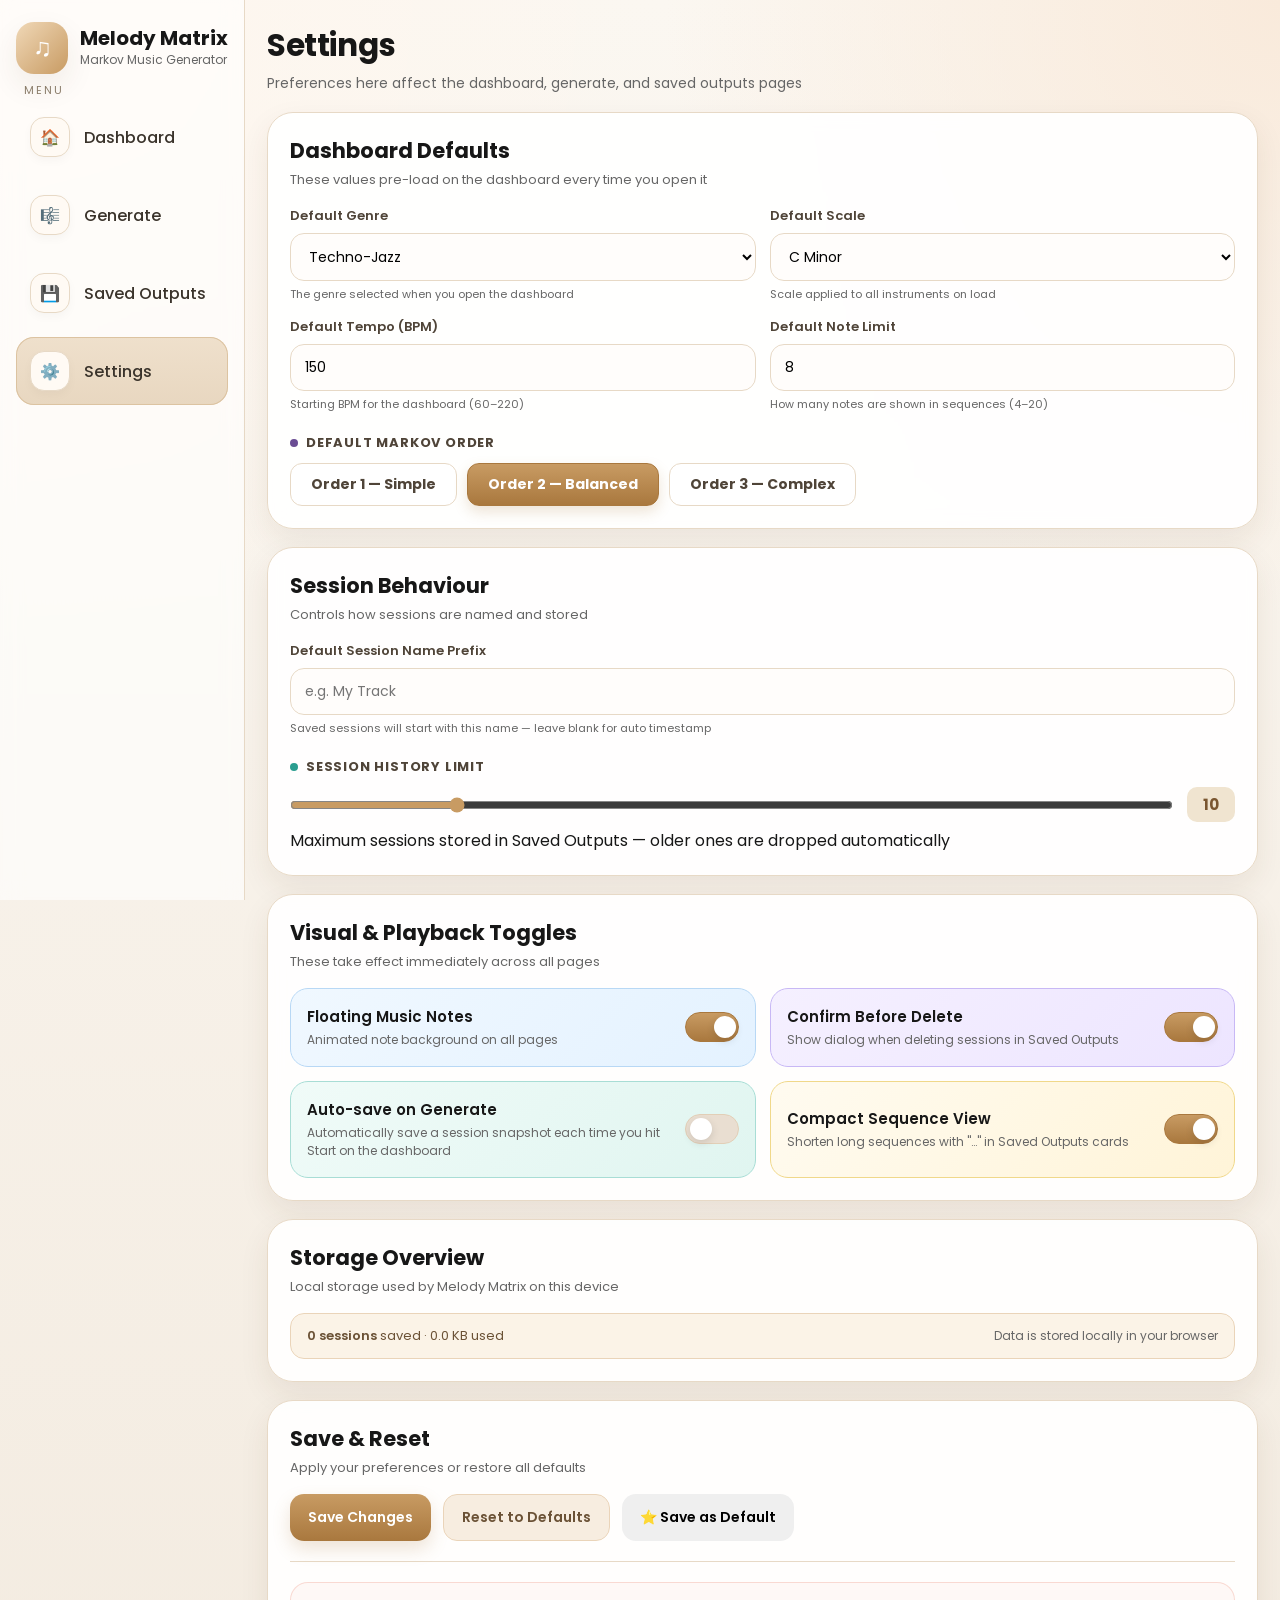
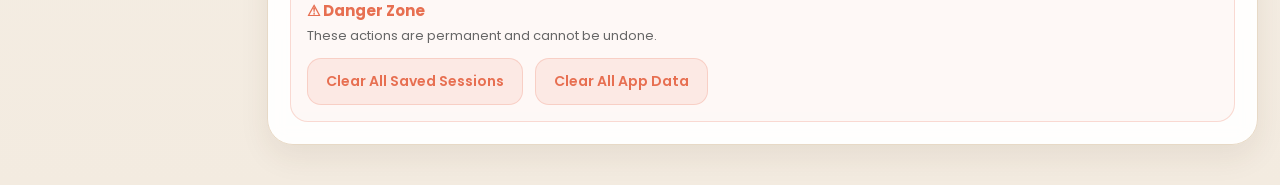
<file: frontend/public/settings.html>
<!DOCTYPE html>
<html lang="en">
<head>
  <meta charset="UTF-8" />
  <meta name="viewport" content="width=device-width, initial-scale=1.0" />
  <title>Melody Matrix — Settings</title>
  <link href="https://fonts.googleapis.com/css2?family=Poppins:wght@300;400;500;600;700&display=swap" rel="stylesheet">
  <style>
    *,*::before,*::after{ margin:0; padding:0; box-sizing:border-box; font-family:'Poppins',sans-serif; }

    :root{
      --line:#e7d9c6; --text:#171717; --muted:#666;
      --accent:#c89b63; --accent-dark:#a9783e;
      --shadow:0 12px 30px rgba(76,48,20,0.08);
      --success:#2a9d8f; --danger:#e76f51;
      --blue:#5ca8e6; --purple:#6a4c93; --teal:#2a9d8f; --gold:#e9c46a;
    }

    body{
      background:
        radial-gradient(circle at top left,#fff6ee 0%,transparent 30%),
        radial-gradient(circle at top right,#f9eadb 0%,transparent 28%),
        linear-gradient(180deg,#fbf7f1 0%,#f3ebe0 100%);
      color:var(--text); min-height:100vh; overflow-x:hidden;
    }

    .music-notes{ position:fixed; inset:0; pointer-events:none; z-index:0; overflow:hidden; }
    .music-notes span{
      position:absolute; bottom:-80px; font-size:34px; font-weight:700;
      animation:floatNote linear infinite; opacity:0.22;
      filter:drop-shadow(0 4px 10px rgba(0,0,0,0.08));
    }
    .music-notes span:nth-child(1){left:6%;color:#f4a261;animation-duration:13s;animation-delay:0s}
    .music-notes span:nth-child(2){left:16%;color:#e76f51;animation-duration:11s;animation-delay:2s}
    .music-notes span:nth-child(3){left:29%;color:#2a9d8f;animation-duration:14s;animation-delay:4s}
    .music-notes span:nth-child(4){left:43%;color:#6a4c93;animation-duration:12s;animation-delay:1s}
    .music-notes span:nth-child(5){left:58%;color:#e9c46a;animation-duration:15s;animation-delay:3s}
    .music-notes span:nth-child(6){left:72%;color:#5ca8e6;animation-duration:12.5s;animation-delay:5s}
    .music-notes span:nth-child(7){left:86%;color:#ff8fab;animation-duration:13.5s;animation-delay:6s}
    .music-notes span:nth-child(8){left:94%;color:#b08968;animation-duration:10.5s;animation-delay:7s}

    @keyframes floatNote{
      0%{transform:translateY(0) rotate(0deg) scale(0.9);opacity:0}
      12%{opacity:0.22}75%{opacity:0.14}
      100%{transform:translateY(-115vh) rotate(360deg) scale(1.08);opacity:0}
    }

    .app{ display:grid; grid-template-columns:245px 1fr; min-height:100vh; position:relative; z-index:1; }

    .sidebar{
      background:rgba(255,255,255,0.62); backdrop-filter:blur(10px);
      border-right:1px solid var(--line); padding:22px 16px;
      display:flex; flex-direction:column; gap:22px;
      position:sticky; top:0; height:100vh; overflow-y:auto;
    }
    .brand{ display:flex; align-items:center; gap:12px; margin-bottom:4px; }
    .brand-icon{
      width:52px; height:52px; border-radius:18px;
      background:linear-gradient(135deg,#f0d8b7,#c89b63); color:white;
      display:grid; place-items:center; font-size:25px; font-weight:700;
      box-shadow:var(--shadow); flex-shrink:0;
    }
    .brand h2{ font-size:20px; font-weight:700; line-height:1.1; }
    .brand p { font-size:12px; color:var(--muted); margin-top:2px; }
    .section-title{ font-size:11px; text-transform:uppercase; letter-spacing:2px; color:#8b7d6a; margin:8px 8px 4px; }
    .nav{ display:flex; flex-direction:column; gap:10px; }
    .nav-item{
      display:flex; align-items:center; gap:14px; text-decoration:none; color:#3a332b;
      padding:14px; border-radius:18px; font-weight:500; transition:.22s ease;
    }
    .nav-item:hover{ background:#f8efe3; transform:translateX(2px); }
    .nav-item.active{ background:linear-gradient(180deg,#efe0cc 0%,#e8d7c0 100%); box-shadow:inset 0 0 0 1px #dcc3a1; }
    .nav-icon{
      width:40px; height:40px; border-radius:14px; display:grid; place-items:center;
      background:#fffaf4; border:1px solid var(--line); flex-shrink:0; box-shadow:0 4px 10px rgba(0,0,0,0.03);
    }

    .main{ padding:22px; width:100%; }
    .topbar{ margin-bottom:18px; }
    .topbar h1{ font-size:31px; font-weight:700; margin-bottom:4px; letter-spacing:-.4px; }
    .topbar p { color:var(--muted); font-size:14px; }

    .card{
      background:rgba(255,255,255,.92); border:1px solid var(--line);
      border-radius:26px; padding:22px; box-shadow:var(--shadow);
      backdrop-filter:blur(8px); overflow:hidden; margin-bottom:18px; width:100%;
    }
    .card-head{ margin-bottom:16px; }
    .card-head h3{ font-size:21px; font-weight:700; margin-bottom:4px; }
    .card-head p { color:var(--muted); font-size:13px; }

    /* Section label with colored dot */
    .section-label{
      display:flex; align-items:center; gap:8px; margin-bottom:10px;
      font-size:13px; font-weight:700; color:#4f4438; text-transform:uppercase; letter-spacing:.8px;
    }
    .dot{ width:8px; height:8px; border-radius:50%; display:inline-block; flex-shrink:0; }
    .dot-blue   { background:#5ca8e6; }
    .dot-purple { background:#6a4c93; }
    .dot-teal   { background:#2a9d8f; }
    .dot-gold   { background:#e9c46a; }

    /* Defaults grid */
    .defaults-grid{ display:grid; grid-template-columns:repeat(2,minmax(0,1fr)); gap:14px; margin-bottom:20px; }

    .field label{ display:block; font-size:13px; font-weight:600; color:#4f4438; margin-bottom:7px; }
    .field .hint{ font-size:11px; color:var(--muted); margin-top:5px; }
    .input,.select{
      width:100%; padding:12px 14px; border:1px solid var(--line);
      border-radius:14px; background:#fffdfb; font-size:14px; outline:none; transition:.2s ease;
    }
    .input:focus,.select:focus{ border-color:#d2b18a; box-shadow:0 0 0 3px rgba(200,155,99,0.12); }

    /* Order picker pills */
    .order-row{ display:flex; gap:10px; flex-wrap:wrap; }
    .order-pill{
      padding:10px 20px; border-radius:12px; border:1px solid var(--line);
      background:white; color:#4f4438; font-size:14px; font-weight:700;
      cursor:pointer; transition:.22s ease;
    }
    .order-pill:hover{ transform:translateY(-1px); }
    .order-pill.active{
      background:linear-gradient(180deg,var(--accent) 0%,var(--accent-dark) 100%);
      color:white; border-color:var(--accent-dark); box-shadow:0 6px 14px rgba(169,120,62,0.2);
    }

    /* Toggle grid */
    .toggle-grid{ display:grid; grid-template-columns:repeat(2,minmax(0,1fr)); gap:14px; }
    .toggle-box{
      background:#fffaf4; border:1px solid #ead9c1; border-radius:18px; padding:16px;
      display:flex; justify-content:space-between; gap:12px; align-items:center; transition:.2s ease;
    }
    .toggle-box:hover{ box-shadow:0 4px 12px rgba(0,0,0,.05); }
    .toggle-box.blue-theme  { background:linear-gradient(135deg,#f0f8ff,#e4f2ff); border-color:#b8d8f5; }
    .toggle-box.purple-theme{ background:linear-gradient(135deg,#f5f0ff,#ede5ff); border-color:#c8b8f5; }
    .toggle-box.teal-theme  { background:linear-gradient(135deg,#f0fbf8,#e0f5f0); border-color:#a8ddd5; }
    .toggle-box.gold-theme  { background:linear-gradient(135deg,#fffbf0,#fff4d8); border-color:#f0d88a; }
    .toggle-box h4{ font-size:15px; margin-bottom:3px; font-weight:600; }
    .toggle-box p { font-size:12px; color:var(--muted); line-height:1.55; }

    /* Toggle switch */
    .switch{ position:relative; width:54px; height:30px; flex-shrink:0; }
    .switch input{ opacity:0; width:0; height:0; }
    .slider{
      position:absolute; inset:0; cursor:pointer; background:#e9ded1;
      border-radius:999px; transition:.2s ease; border:1px solid #e2cfb7;
    }
    .slider::before{
      content:""; position:absolute; width:22px; height:22px; left:4px; top:3px;
      background:white; border-radius:50%; transition:.2s ease; box-shadow:0 3px 8px rgba(0,0,0,0.12);
    }
    .switch input:checked + .slider{ background:linear-gradient(180deg,var(--accent) 0%,var(--accent-dark) 100%); border-color:var(--accent-dark); }
    .switch input:checked + .slider::before{ transform:translateX(24px); }

    /* Session name field */
    .name-field{ margin-bottom:20px; }

    /* History limit slider */
    .range-row{ display:flex; align-items:center; gap:14px; }
    .range-row input[type="range"]{ flex:1; accent-color:var(--accent); }
    .range-val{
      min-width:48px; text-align:center; font-weight:700; font-size:15px;
      padding:6px 10px; border-radius:10px; background:#f0e4d0; color:#7a5630;
    }

    /* Storage bar */
    .storage-bar{
      background:#fbf3e7; border:1px solid #ead4b9; border-radius:14px; padding:12px 16px;
      font-size:13px; color:#6b5236; display:flex; justify-content:space-between;
      align-items:center; flex-wrap:wrap; gap:8px;
    }
    .storage-bar strong{ font-weight:600; }

    /* Danger zone */
    .danger-zone{
      border:1.5px solid rgba(231,111,81,.22); border-radius:18px; padding:16px;
      background:rgba(231,111,81,.04);
    }
    .danger-zone h4{ font-size:15px; font-weight:700; color:var(--danger); margin-bottom:4px; }
    .danger-zone p { font-size:13px; color:var(--muted); margin-bottom:12px; }

    .actions{ display:flex; gap:12px; flex-wrap:wrap; }
    .btn{
      padding:12px 18px; border:none; border-radius:14px;
      font-size:14px; font-weight:600; cursor:pointer; transition:.22s ease;
    }
    .btn:hover{ transform:translateY(-1px); }
    .btn-primary{ background:linear-gradient(180deg,var(--accent) 0%,var(--accent-dark) 100%); color:white; box-shadow:0 8px 18px rgba(169,120,62,0.2); }
    .btn-soft   { background:#f7ede0; color:#6b5236; border:1px solid #ead4b9; }
    .btn-danger { background:rgba(231,111,81,.1); color:var(--danger); border:1px solid rgba(231,111,81,.22); }

    .message{ display:none; margin-top:14px; padding:12px 14px; border-radius:14px; font-size:13px; }
    .message.success{ display:block; background:rgba(42,157,143,.1); color:var(--success); border:1px solid rgba(42,157,143,.18); }
    .message.error  { display:block; background:rgba(231,111,81,.1); color:var(--danger); border:1px solid rgba(231,111,81,.18); }

    @media(max-width:980px){
      .app{ grid-template-columns:1fr; }
      .sidebar{ position:static; height:auto; border-right:none; border-bottom:1px solid var(--line); }
      .defaults-grid,.toggle-grid{ grid-template-columns:1fr; }
      .main{ padding:14px; }
    }
  </style>
</head>
<body>

  <div class="music-notes" id="musicNotes">
    <span>♪</span><span>♫</span><span>♩</span><span>♪</span>
    <span>♫</span><span>♩</span><span>♬</span><span>♭</span>
  </div>

  <div class="app">
    <aside class="sidebar">
      <div>
        <div class="brand">
          <div class="brand-icon">♫</div>
          <div><h2>Melody Matrix</h2><p>Markov Music Generator</p></div>
        </div>
        <div class="section-title">Menu</div>
        <nav class="nav">
          <a class="nav-item" href="dashboard.html"><div class="nav-icon">🏠</div><span>Dashboard</span></a>
          <a class="nav-item" href="generate.html"><div class="nav-icon">🎼</div><span>Generate</span></a>
          <a class="nav-item" href="saved-outputs.html"><div class="nav-icon">💾</div><span>Saved Outputs</span></a>
          <a class="nav-item active" href="settings.html"><div class="nav-icon">⚙️</div><span>Settings</span></a>
        </nav>
      </div>
    </aside>

    <main class="main">
      <div class="topbar">
        <h1>Settings</h1>
        <p>Preferences here affect the dashboard, generate, and saved outputs pages</p>
      </div>

      <!-- Dashboard Defaults -->
      <section class="card">
        <div class="card-head">
          <h3>Dashboard Defaults</h3>
          <p>These values pre-load on the dashboard every time you open it</p>
        </div>

        <div class="defaults-grid">
          <div class="field">
            <label for="defaultGenre">Default Genre</label>
            <select class="select" id="defaultGenre">
              <option value="Techno-Jazz">Techno-Jazz</option>
              <option value="Ambient">Ambient</option>
              <option value="House">House</option>
              <option value="Hip Hop">Hip Hop</option>
            </select>
            <div class="hint">The genre selected when you open the dashboard</div>
          </div>

          <div class="field">
            <label for="defaultScale">Default Scale</label>
            <select class="select" id="defaultScale">
              <option value="C Minor">C Minor</option>
              <option value="C Major">C Major</option>
            </select>
            <div class="hint">Scale applied to all instruments on load</div>
          </div>

          <div class="field">
            <label for="defaultBpm">Default Tempo (BPM)</label>
            <input class="input" id="defaultBpm" type="number" min="60" max="220" value="150">
            <div class="hint">Starting BPM for the dashboard (60–220)</div>
          </div>

          <div class="field">
            <label for="defaultNoteLimit">Default Note Limit</label>
            <input class="input" id="defaultNoteLimit" type="number" min="4" max="20" value="8">
            <div class="hint">How many notes are shown in sequences (4–20)</div>
          </div>
        </div>

        <div class="section-label"><span class="dot dot-purple"></span> Default Markov Order</div>
        <div class="order-row" id="orderPills">
          <button class="order-pill" data-order="1">Order 1 — Simple</button>
          <button class="order-pill active" data-order="2">Order 2 — Balanced</button>
          <button class="order-pill" data-order="3">Order 3 — Complex</button>
        </div>
      </section>

      <!-- Session Behaviour -->
      <section class="card">
        <div class="card-head">
          <h3>Session Behaviour</h3>
          <p>Controls how sessions are named and stored</p>
        </div>

        <div class="name-field field">
          <label for="sessionName">Default Session Name Prefix</label>
          <input class="input" id="sessionName" type="text" placeholder="e.g. My Track">
          <div class="hint">Saved sessions will start with this name — leave blank for auto timestamp</div>
        </div>

        <div class="section-label" style="margin-top:8px;"><span class="dot dot-teal"></span> Session History Limit</div>
        <div class="range-row">
          <input type="range" id="historyLimit" min="1" max="50" value="10" oninput="document.getElementById('historyVal').textContent=this.value">
          <div class="range-val" id="historyVal">10</div>
        </div>
        <div class="hint" style="margin-top:6px;">Maximum sessions stored in Saved Outputs — older ones are dropped automatically</div>
      </section>

      <!-- Visual & Playback Toggles -->
      <section class="card">
        <div class="card-head">
          <h3>Visual &amp; Playback Toggles</h3>
          <p>These take effect immediately across all pages</p>
        </div>

        <div class="toggle-grid">
          <div class="toggle-box blue-theme">
            <div>
              <h4>Floating Music Notes</h4>
              <p>Animated note background on all pages</p>
            </div>
            <label class="switch">
              <input type="checkbox" id="showFloatingNotes" checked>
              <span class="slider"></span>
            </label>
          </div>

          <div class="toggle-box purple-theme">
            <div>
              <h4>Confirm Before Delete</h4>
              <p>Show dialog when deleting sessions in Saved Outputs</p>
            </div>
            <label class="switch">
              <input type="checkbox" id="confirmDelete" checked>
              <span class="slider"></span>
            </label>
          </div>

          <div class="toggle-box teal-theme">
            <div>
              <h4>Auto-save on Generate</h4>
              <p>Automatically save a session snapshot each time you hit Start on the dashboard</p>
            </div>
            <label class="switch">
              <input type="checkbox" id="autoSaveOnGenerate">
              <span class="slider"></span>
            </label>
          </div>

          <div class="toggle-box gold-theme">
            <div>
              <h4>Compact Sequence View</h4>
              <p>Shorten long sequences with "…" in Saved Outputs cards</p>
            </div>
            <label class="switch">
              <input type="checkbox" id="compactView" checked>
              <span class="slider"></span>
            </label>
          </div>
        </div>
      </section>

      <!-- Storage Overview -->
      <section class="card">
        <div class="card-head">
          <h3>Storage Overview</h3>
          <p>Local storage used by Melody Matrix on this device</p>
        </div>
        <div class="storage-bar">
          <div>
            <strong id="storageCount">0 sessions</strong> saved ·
            <span id="storageSize">0 KB</span> used
          </div>
          <span style="color:var(--muted);font-size:12px;">Data is stored locally in your browser</span>
        </div>
      </section>

      <!-- Save & Reset -->
      <section class="card">
        <div class="card-head">
          <h3>Save &amp; Reset</h3>
          <p>Apply your preferences or restore all defaults</p>
        </div>

        <div class="actions" style="margin-bottom:20px;">
          <button class="btn btn-primary" id="saveSettingsBtn">Save Changes</button>
          <button class="btn btn-soft"    id="resetSettingsBtn">Reset to Defaults</button>
          <button class="btn btn-accent"  id="saveDefaultBtn" title="Saves current values as the permanent defaults restored by 'Reset to Defaults'">⭐ Save as Default</button>
        </div>
        <div class="message" id="settingsMessage"></div>

        <hr style="border:none;border-top:1px solid var(--line);margin:20px 0;">

        <div class="danger-zone">
          <h4>⚠ Danger Zone</h4>
          <p>These actions are permanent and cannot be undone.</p>
          <div class="actions">
            <button class="btn btn-danger" id="clearSavedBtn">Clear All Saved Sessions</button>
            <button class="btn btn-danger" id="clearAllDataBtn">Clear All App Data</button>
          </div>
        </div>
      </section>
    </main>
  </div>

<script>
  const KEYS = {
    SETTINGS: "melodyMatrixSettings",
    SAVED:    "melodyMatrixSavedOutputs",
    SOURCE:   "melodyMatrixGenerateSource",
    USER_DEFAULTS: "melodyMatrixUserDefaults"   // ← "Save as Default" target
  };

  /* =========================================================
     BACKEND API BRIDGE (same pattern as dashboard.html)
  ========================================================= */
  const API_BASE = (location.protocol === "file:" || location.hostname === "")
    ? null
    : (window.MELODY_API_BASE || "http://localhost:5000/api");

  const api = {
    async post(path, body) {
      if (!API_BASE) return null;
      try {
        const res = await fetch(API_BASE + path, {
          method: "POST",
          headers: { "Content-Type": "application/json" },
          body: JSON.stringify(body)
        });
        return await res.json();
      } catch (e) { console.warn("[API settings]", path, e); return null; }
    }
  };

  /* =========================================================
     DEFAULTS
     "defaults" = factory defaults (always the same).
     "userDefaults" = whatever the user last hit ⭐ Save as Default on.
     "Reset to Defaults" restores userDefaults if they exist, else factory defaults.
  ========================================================= */
  const FACTORY_DEFAULTS = {
    defaultGenre:       "Techno-Jazz",
    defaultScale:       "C Minor",
    defaultBpm:         150,
    defaultNoteLimit:   8,
    defaultOrder:       2,
    sessionName:        "",
    historyLimit:       10,
    showFloatingNotes:  true,
    confirmDelete:      true,
    autoSaveOnGenerate: false,
    compactView:        true
  };

  function getEffectiveDefaults() {
    const userDef = localStorage.getItem(KEYS.USER_DEFAULTS);
    return userDef ? { ...FACTORY_DEFAULTS, ...JSON.parse(userDef) } : { ...FACTORY_DEFAULTS };
  }

  const fields = {
    defaultGenre:       document.getElementById("defaultGenre"),
    defaultScale:       document.getElementById("defaultScale"),
    defaultBpm:         document.getElementById("defaultBpm"),
    defaultNoteLimit:   document.getElementById("defaultNoteLimit"),
    sessionName:        document.getElementById("sessionName"),
    historyLimit:       document.getElementById("historyLimit"),
    showFloatingNotes:  document.getElementById("showFloatingNotes"),
    confirmDelete:      document.getElementById("confirmDelete"),
    autoSaveOnGenerate: document.getElementById("autoSaveOnGenerate"),
    compactView:        document.getElementById("compactView")
  };

  let selectedOrder = 2;
  const settingsMsg = document.getElementById("settingsMessage");
  const notesLayer  = document.getElementById("musicNotes");

  function showMsg(text, type="success") {
    settingsMsg.className=`message ${type}`; settingsMsg.textContent=text;
    setTimeout(()=>{ settingsMsg.className="message"; settingsMsg.textContent=""; }, 2800);
  }

  function getStored() {
    return { ...FACTORY_DEFAULTS, ...JSON.parse(localStorage.getItem(KEYS.SETTINGS)||"{}") };
  }

  function applyToForm(s) {
    fields.defaultGenre.value      = s.defaultGenre     || "Techno-Jazz";
    fields.defaultScale.value      = s.defaultScale     || "C Minor";
    fields.defaultBpm.value        = s.defaultBpm       || 150;
    fields.defaultNoteLimit.value  = s.defaultNoteLimit || 8;
    fields.sessionName.value       = s.sessionName      || "";
    fields.historyLimit.value      = s.historyLimit     ?? 10;
    document.getElementById("historyVal").textContent = s.historyLimit ?? 10;
    fields.showFloatingNotes.checked  = s.showFloatingNotes  ?? true;
    fields.confirmDelete.checked      = s.confirmDelete      ?? true;
    fields.autoSaveOnGenerate.checked = s.autoSaveOnGenerate ?? false;
    fields.compactView.checked        = s.compactView        ?? true;
    notesLayer.style.display          = fields.showFloatingNotes.checked ? "block" : "none";

    selectedOrder = s.defaultOrder || 2;
    document.querySelectorAll(".order-pill").forEach(p=>{
      p.classList.toggle("active", Number(p.dataset.order)===selectedOrder);
    });
  }

  function readForm() {
    return {
      defaultGenre:       fields.defaultGenre.value,
      defaultScale:       fields.defaultScale.value,
      defaultBpm:         Math.max(60,Math.min(220,Number(fields.defaultBpm.value)||150)),
      defaultNoteLimit:   Math.max(4,Math.min(20,Number(fields.defaultNoteLimit.value)||8)),
      defaultOrder:       selectedOrder,
      sessionName:        fields.sessionName.value.trim(),
      historyLimit:       Math.max(1,Math.min(50,Number(fields.historyLimit.value)||10)),
      showFloatingNotes:  fields.showFloatingNotes.checked,
      confirmDelete:      fields.confirmDelete.checked,
      autoSaveOnGenerate: fields.autoSaveOnGenerate.checked,
      compactView:        fields.compactView.checked
    };
  }

  function updateStorageInfo() {
    const sessions=JSON.parse(localStorage.getItem(KEYS.SAVED)||"[]");
    document.getElementById("storageCount").textContent=`${sessions.length} session${sessions.length!==1?"s":""}`;
    const bytes=new Blob([JSON.stringify(localStorage)]).size;
    document.getElementById("storageSize").textContent=`${(bytes/1024).toFixed(1)} KB`;
  }

  function save() {
    const s=readForm();
    localStorage.setItem(KEYS.SETTINGS,JSON.stringify(s));
    applyToForm(s); updateStorageInfo();
    // Sync to backend (fire-and-forget)
    api.post("/settings", s).then(r => {
      if (r?.ok) console.info("[API] Settings synced to backend.");
    });
    showMsg("✓ Settings saved — dashboard will use these defaults on next load.");
  }

  function reset() {
    const effectiveDef = getEffectiveDefaults();
    localStorage.setItem(KEYS.SETTINGS, JSON.stringify(effectiveDef));
    applyToForm(effectiveDef);
    const hasUserDef = !!localStorage.getItem(KEYS.USER_DEFAULTS);
    showMsg(hasUserDef
      ? "Settings restored to your saved defaults (⭐)."
      : "Settings restored to factory defaults.");
  }

  /* =========================================================
     ⭐ SAVE AS DEFAULT — captures current form values as the
     new baseline that "Reset to Defaults" will restore to.
  ========================================================= */
  function saveAsDefault() {
    const s = readForm();
    // Persist as the active settings too
    localStorage.setItem(KEYS.SETTINGS, JSON.stringify(s));
    // Also persist as the user's custom defaults
    localStorage.setItem(KEYS.USER_DEFAULTS, JSON.stringify(s));
    applyToForm(s); updateStorageInfo();
    // Sync to backend
    api.post("/settings", { ...s, _isDefault: true }).then(r => {
      if (r?.ok) console.info("[API] Default settings synced to backend.");
    });
    showMsg("⭐ Saved as default — 'Reset to Defaults' will now restore these values.");
  }

  /* Order pill selection */
  document.querySelectorAll(".order-pill").forEach(pill=>{
    pill.addEventListener("click",()=>{
      selectedOrder=Number(pill.dataset.order);
      document.querySelectorAll(".order-pill").forEach(p=>p.classList.toggle("active",p===pill));
    });
  });

  document.getElementById("saveSettingsBtn").addEventListener("click", save);
  document.getElementById("resetSettingsBtn").addEventListener("click", reset);
  document.getElementById("saveDefaultBtn").addEventListener("click", saveAsDefault);

  fields.showFloatingNotes.addEventListener("change",()=>{
    notesLayer.style.display=fields.showFloatingNotes.checked?"block":"none";
  });

  fields.historyLimit.addEventListener("input",()=>{
    document.getElementById("historyVal").textContent = fields.historyLimit.value;
  });

  document.getElementById("clearSavedBtn").addEventListener("click",()=>{
    const sessions=JSON.parse(localStorage.getItem(KEYS.SAVED)||"[]");
    if(sessions.length===0){ showMsg("No saved sessions to clear.","error"); return; }
    if(confirm(`Delete all ${sessions.length} saved session${sessions.length!==1?"s":""}? This cannot be undone.`)){
      localStorage.removeItem(KEYS.SAVED);
      // Also clear from backend
      if (API_BASE) fetch(API_BASE+"/sessions",{method:"DELETE"}).catch(()=>{});
      updateStorageInfo(); showMsg("All saved sessions cleared.");
    }
  });

  document.getElementById("clearAllDataBtn").addEventListener("click",()=>{
    if(confirm("This will delete all settings, sessions, and source data. Are you sure?")){
      [KEYS.SETTINGS,KEYS.SAVED,KEYS.SOURCE,KEYS.USER_DEFAULTS].forEach(k=>localStorage.removeItem(k));
      // Reset backend too
      if (API_BASE) {
        fetch(API_BASE+"/settings/reset",{method:"POST"}).catch(()=>{});
        fetch(API_BASE+"/sessions",{method:"DELETE"}).catch(()=>{});
      }
      applyToForm(FACTORY_DEFAULTS); updateStorageInfo();
      showMsg("All app data cleared. Starting fresh.");
    }
  });

  applyToForm(getStored());
  updateStorageInfo();
</script>
</body>
</html>
</file>
